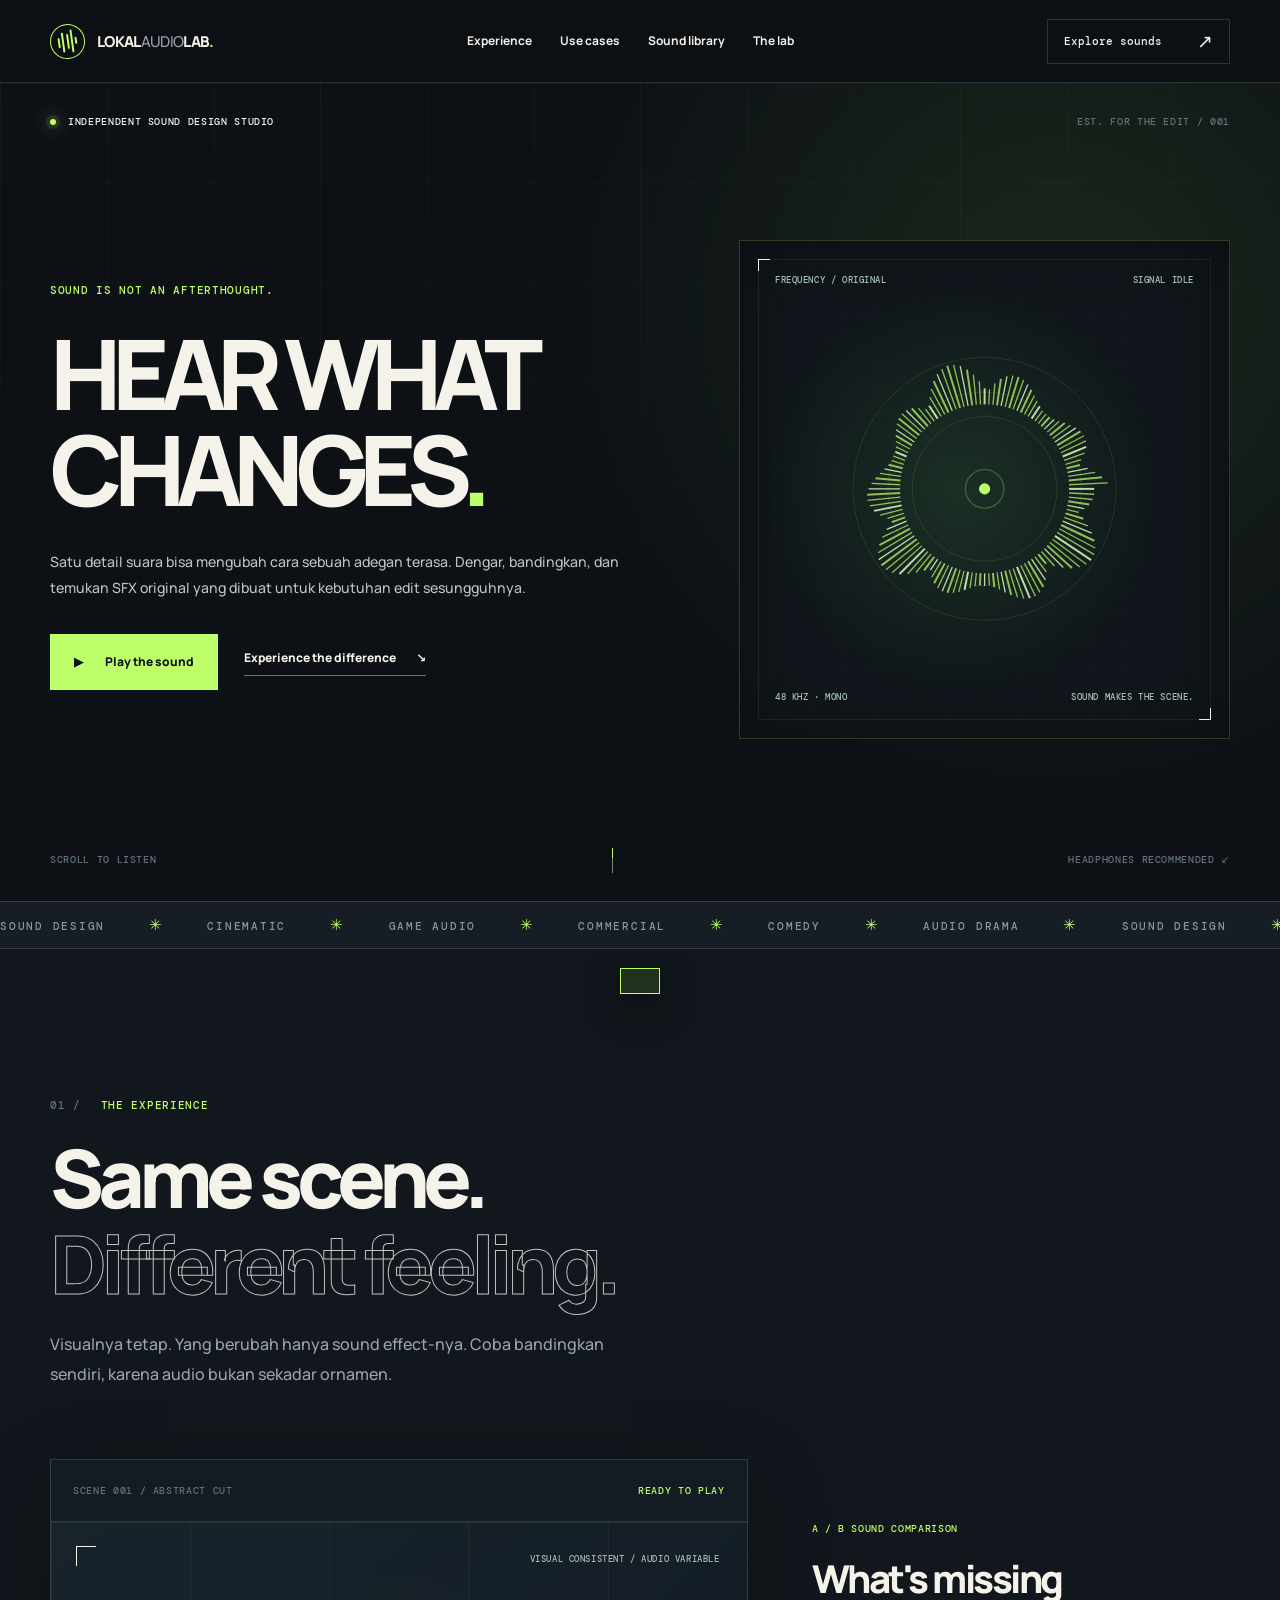
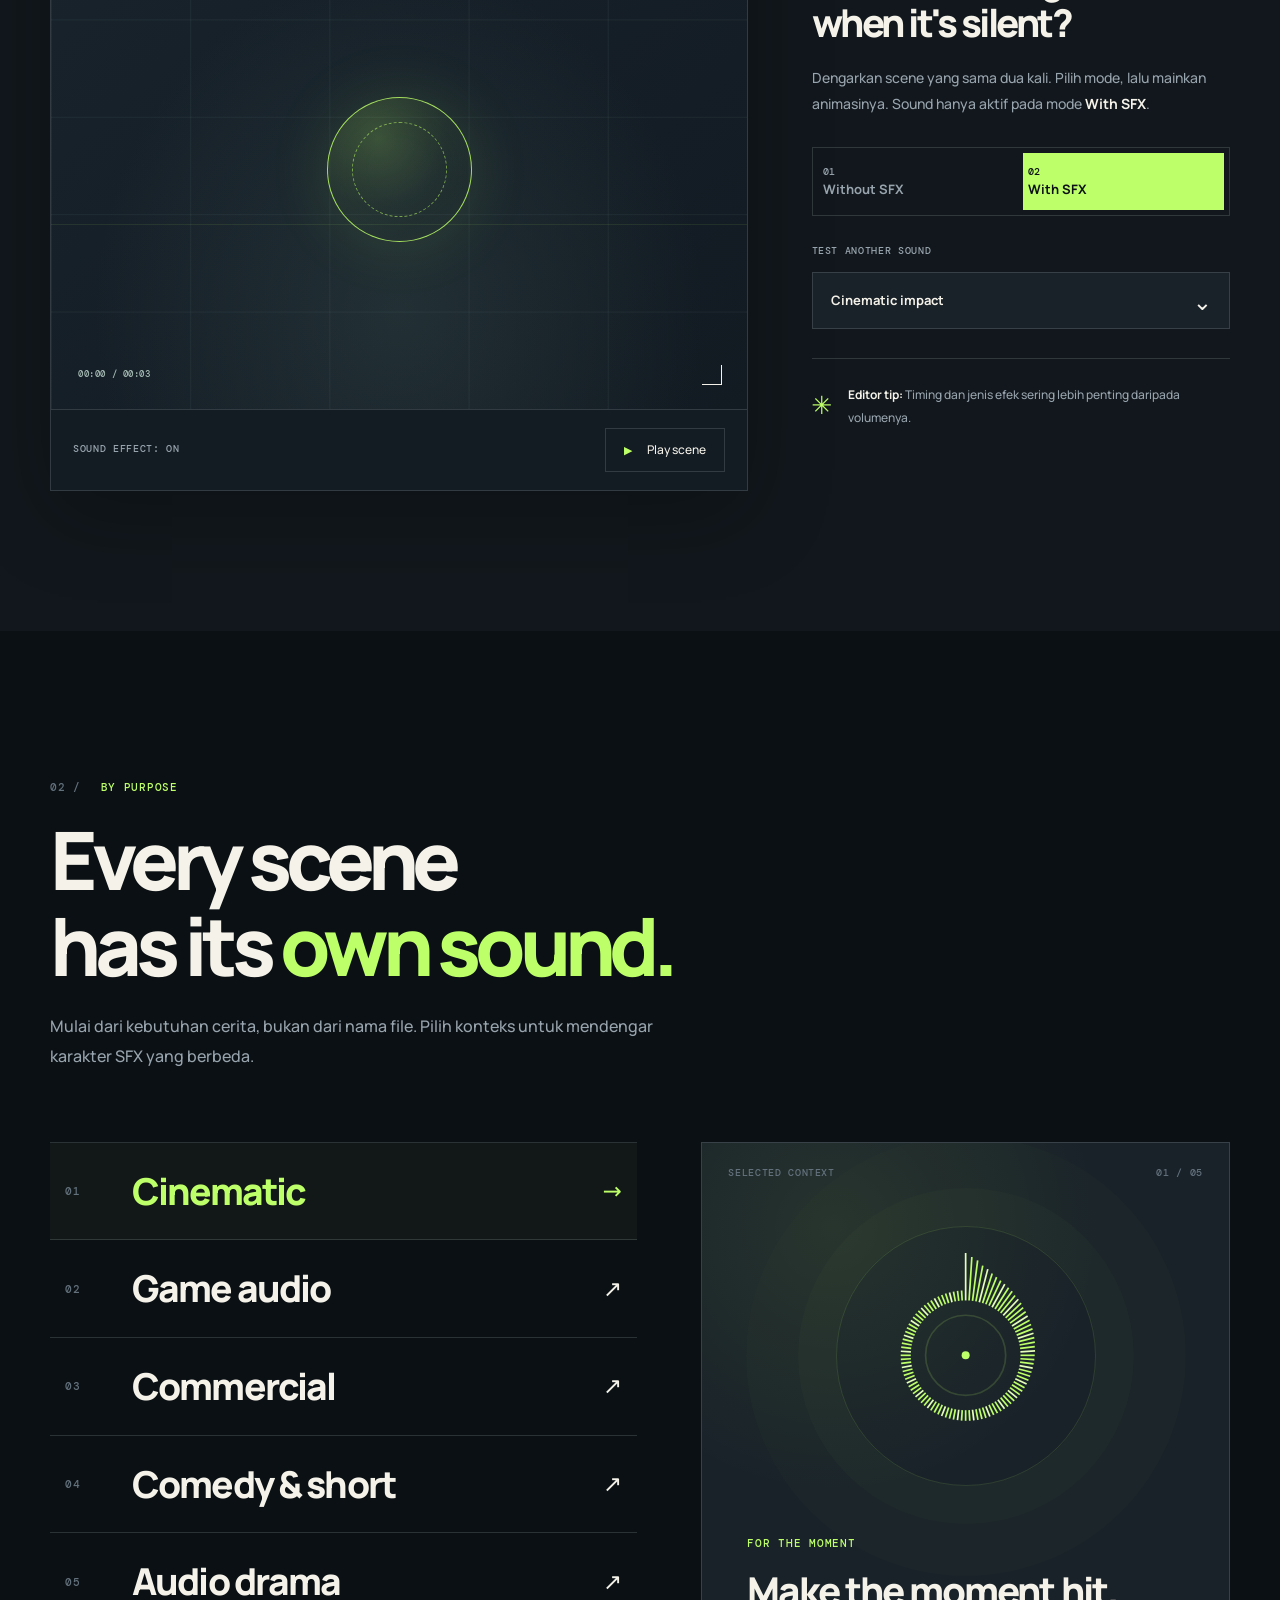
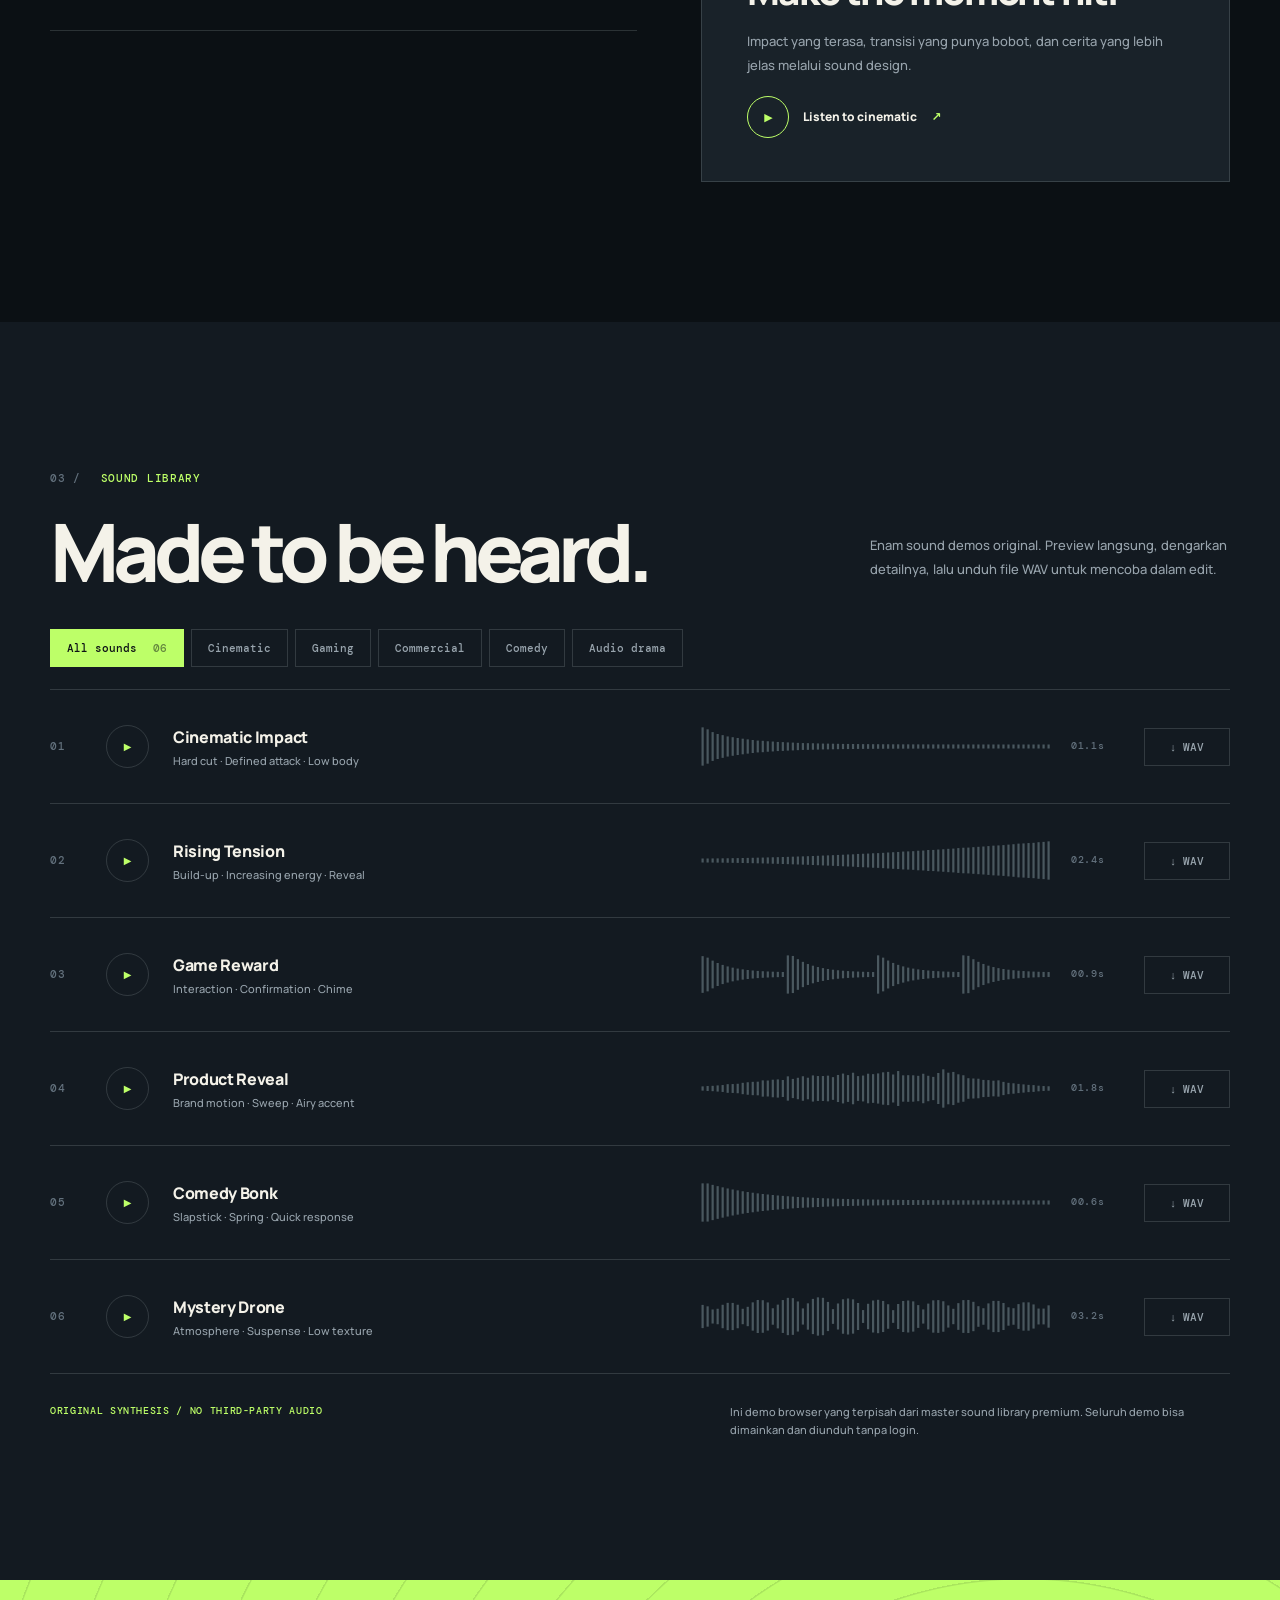
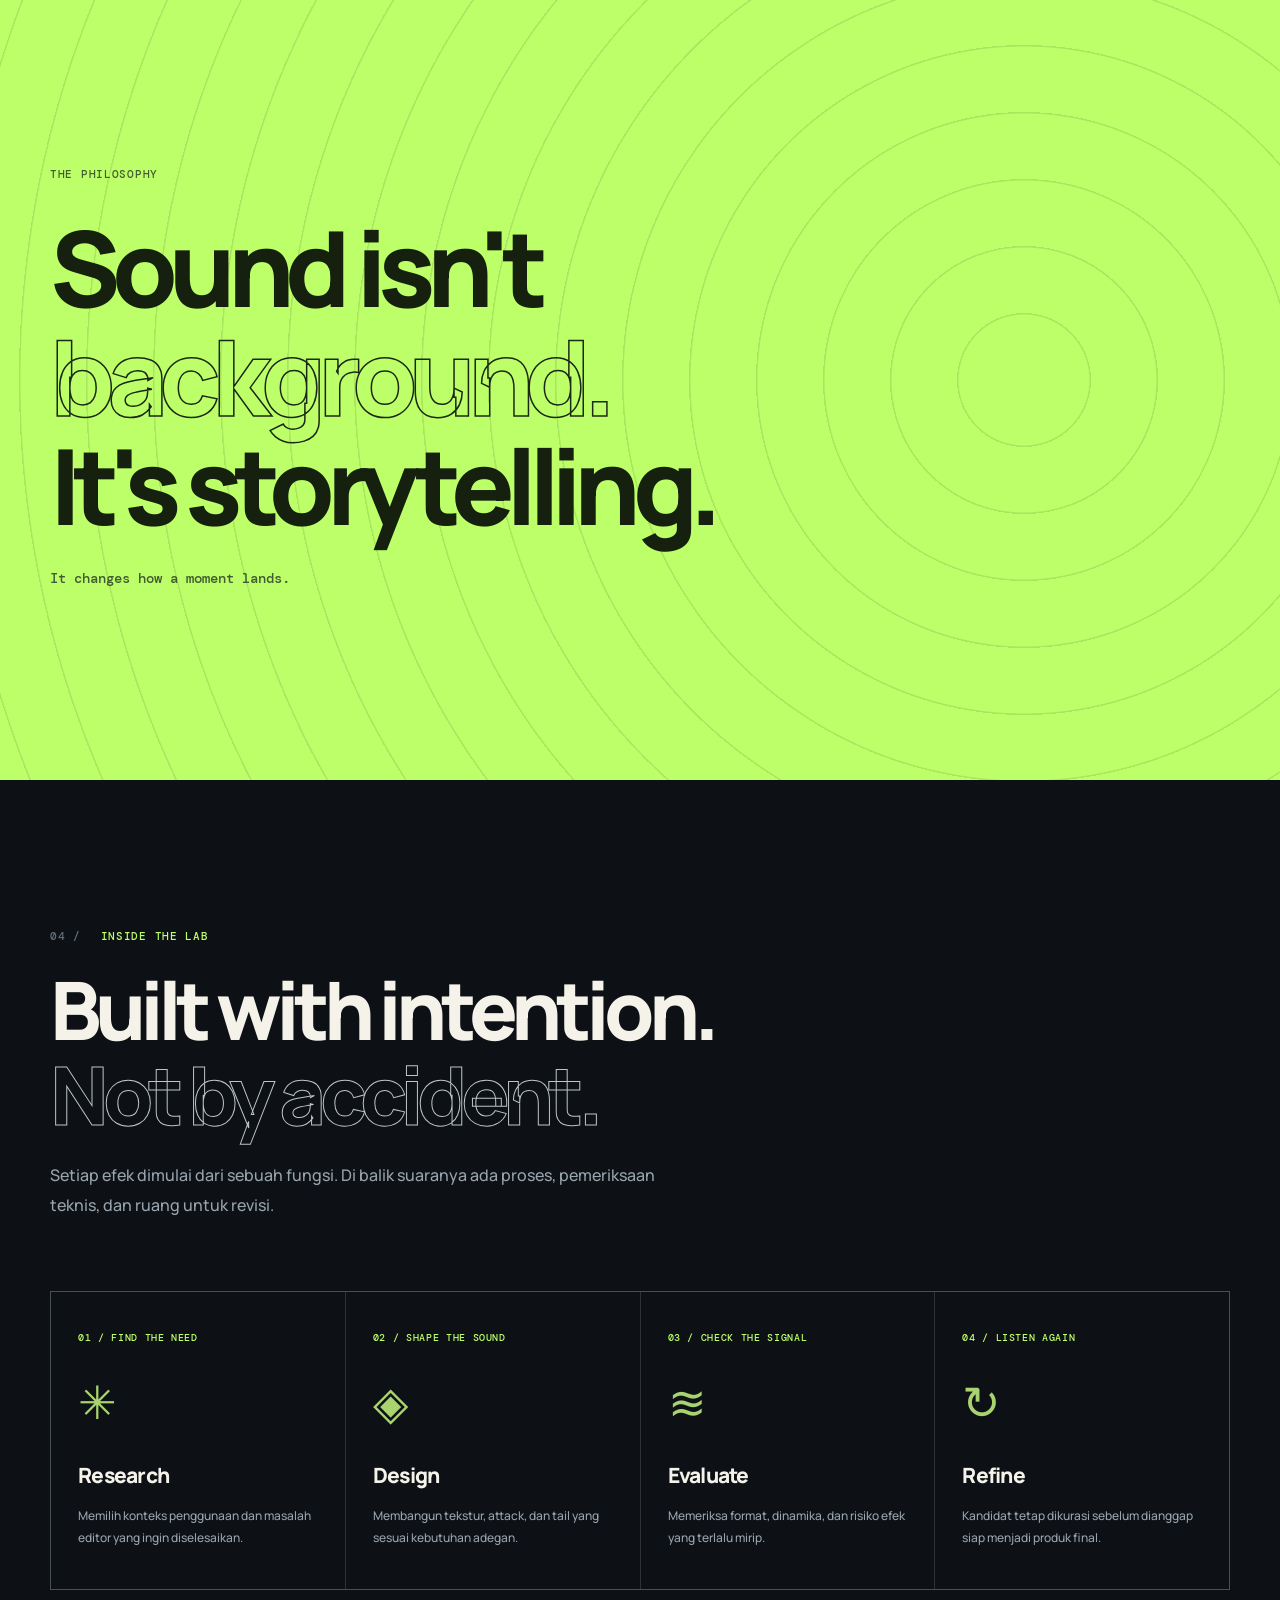
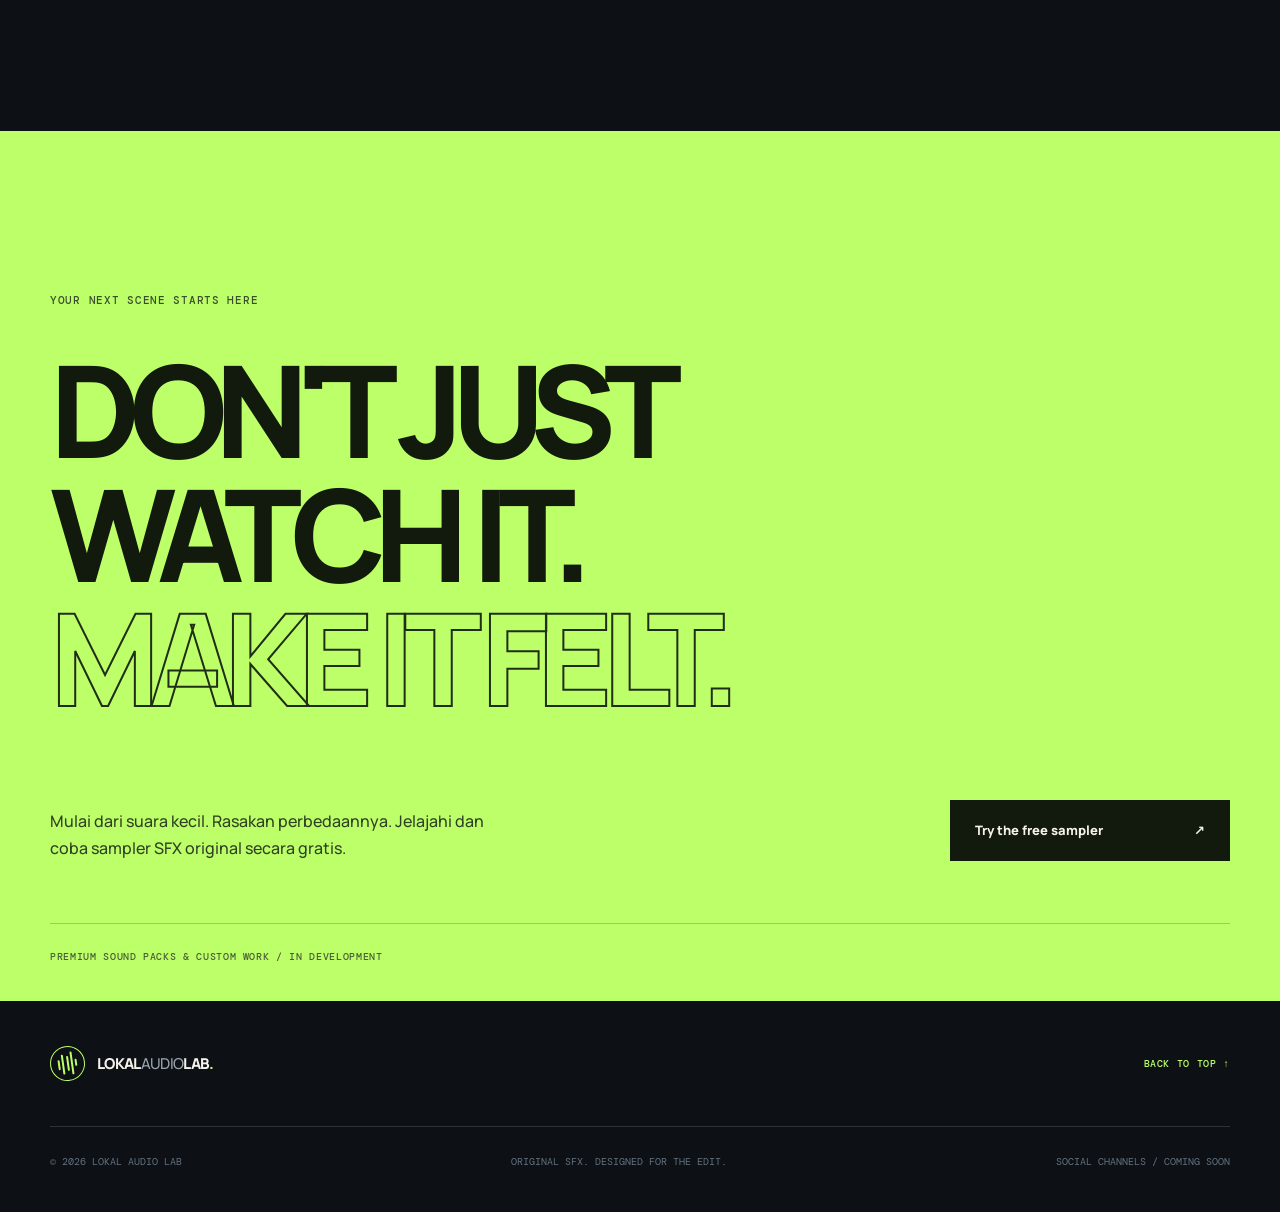
<file: index.html>
<!doctype html>
<html lang="id">
<head>
  <meta charset="utf-8">
  <meta name="viewport" content="width=device-width, initial-scale=1">
  <meta name="theme-color" content="#0d1116">
  <meta name="description" content="Lokal Audio Lab. Original sound effects designed for editors, filmmakers, game developers, and commercial storytelling. Hear the difference and download original free audio demos.">
  <meta property="og:title" content="Lokal Audio Lab — Sound makes the scene.">
  <meta property="og:description" content="An interactive sound design studio. Hear what changes.">
  <meta property="og:type" content="website">
  <meta name="color-scheme" content="dark">
  <title>Lokal Audio Lab — Sound makes the scene.</title>
  <link rel="preconnect" href="https://fonts.googleapis.com">
  <link rel="preconnect" href="https://fonts.gstatic.com" crossorigin>
  <link href="https://fonts.googleapis.com/css2?family=DM+Mono:wght@400;500&family=Manrope:wght@400;500;600;700;800&display=swap" rel="stylesheet">
  <link rel="stylesheet" href="./styles.css?v=2">
  <script src="./app.js?v=2" defer></script>
</head>
<body>
  <a class="skip-link" href="#main">Lewati navigasi</a>
  <div class="scroll-progress" id="scrollProgress" aria-hidden="true"></div>

  <header class="site-header" id="siteHeader">
    <div class="container header-inner">
      <a class="brand" href="#top" aria-label="Lokal Audio Lab — kembali ke awal">
        <span class="brand-mark" aria-hidden="true"><i></i><i></i><i></i><i></i><i></i></span>
        <span class="brand-type">LOKAL<span>AUDIO</span>LAB<span class="brand-period">.</span></span>
      </a>
      <nav class="desktop-nav" aria-label="Navigasi utama">
        <a href="#experience">Experience</a>
        <a href="#applications">Use cases</a>
        <a href="#library">Sound library</a>
        <a href="#lab">The lab</a>
      </nav>
      <a class="header-cta" href="#library"><span>Explore sounds</span><span aria-hidden="true">↗</span></a>
      <button class="menu-toggle" id="menuToggle" aria-expanded="false" aria-controls="mobileNav" aria-label="Buka navigasi">
        <span></span><span></span>
      </button>
    </div>
    <nav class="mobile-nav" id="mobileNav" aria-label="Navigasi mobile" hidden>
      <a href="#experience">Experience <span>01</span></a>
      <a href="#applications">Use cases <span>02</span></a>
      <a href="#library">Sound library <span>03</span></a>
      <a href="#lab">The lab <span>04</span></a>
      <a href="#contact">Get started <span>05</span></a>
    </nav>
  </header>

  <main id="main">
    <section class="hero section-dark" id="top" aria-labelledby="heroTitle">
      <div class="hero-grid" aria-hidden="true"></div>
      <div class="container hero-shell">
        <div class="hero-topline mono reveal">
          <span><span class="signal-dot"></span> INDEPENDENT SOUND DESIGN STUDIO</span>
          <span class="hero-index">EST. FOR THE EDIT / 001</span>
        </div>
        <div class="hero-copy">
          <div class="eyebrow reveal">SOUND IS NOT AN AFTERTHOUGHT.</div>
          <h1 id="heroTitle" class="hero-title reveal">HEAR WHAT<br><em>CHANGES<span class="accent">.</span></em></h1>
          <p class="hero-description reveal">Satu detail suara bisa mengubah cara sebuah adegan terasa. Dengar, bandingkan, dan temukan SFX original yang dibuat untuk kebutuhan edit sesungguhnya.</p>
          <div class="hero-actions reveal">
            <button class="primary-action hero-listen" id="heroPlay" data-play="impact" aria-label="Putar demo cinematic impact">
              <span class="button-play-symbol" aria-hidden="true">▶</span> <span id="heroPlayLabel">Play the sound</span>
            </button>
            <a href="#experience" class="text-action">Experience the difference <span aria-hidden="true">↘</span></a>
          </div>
        </div>
        <div class="hero-art" aria-label="Visualisasi suara yang bereaksi ketika demo diputar">
          <div class="hero-art-border"></div>
          <div class="art-meta mono"><span>FREQUENCY / ORIGINAL</span><span id="visualStatus">SIGNAL IDLE</span></div>
          <canvas id="heroCanvas" aria-hidden="true"></canvas>
          <div class="art-bottom mono"><span>48 KHZ · MONO</span><span>SOUND MAKES THE SCENE.</span></div>
          <div class="art-crosshair art-crosshair-tl"></div><div class="art-crosshair art-crosshair-br"></div>
        </div>
        <div class="hero-bottom mono reveal">
          <span>SCROLL TO LISTEN</span>
          <span class="scroll-track" aria-hidden="true"><i></i></span>
          <span>HEADPHONES RECOMMENDED ↙</span>
        </div>
      </div>
    </section>

    <div class="signal-strip" aria-label="Kategori sound effects">
      <div class="signal-strip-track" aria-hidden="true">SOUND DESIGN <b>✳</b> CINEMATIC <b>✳</b> GAME AUDIO <b>✳</b> COMMERCIAL <b>✳</b> COMEDY <b>✳</b> AUDIO DRAMA <b>✳</b> SOUND DESIGN <b>✳</b> CINEMATIC <b>✳</b> GAME AUDIO <b>✳</b> COMMERCIAL <b>✳</b> COMEDY <b>✳</b> AUDIO DRAMA <b>✳</b></div>
    </div>

    <section class="experience section-pad" id="experience" aria-labelledby="experienceTitle">
      <div class="container">
        <div class="section-intro reveal">
          <span class="eyebrow"><span class="section-number">01 /</span> THE EXPERIENCE</span>
          <h2 class="display-title" id="experienceTitle">Same scene.<br><span class="outlined-title">Different feeling.</span></h2>
          <p>Visualnya tetap. Yang berubah hanya sound effect-nya. Coba bandingkan sendiri, karena audio bukan sekadar ornamen.</p>
        </div>
        <div class="experience-layout">
          <div class="scene-panel reveal">
            <div class="scene-header mono"><span>SCENE 001 / ABSTRACT CUT</span><span class="scene-status" id="sceneStatus">READY TO PLAY</span></div>
            <div class="scene-canvas" id="sceneCanvas" data-kind="impact" data-mode="after" aria-label="Animasi abstract cut untuk uji before and after sound effect">
              <div class="scene-horizon"></div><div class="scene-grid"></div>
              <span class="scene-orb" aria-hidden="true"></span>
              <span class="scene-slash" aria-hidden="true"></span>
              <span class="scene-flash" aria-hidden="true"></span>
              <span class="scene-corner scene-corner-a" aria-hidden="true"></span>
              <span class="scene-corner scene-corner-b" aria-hidden="true"></span>
              <span class="scene-label mono">VISUAL CONSISTENT / AUDIO VARIABLE</span>
              <span class="scene-counter mono" id="sceneCounter">00:00 / 00:03</span>
            </div>
            <div class="scene-footer">
              <span class="mono" id="sceneAudioState">SOUND EFFECT: ON</span>
              <button class="scene-replay" id="sceneReplay" aria-label="Mainkan adegan"><span aria-hidden="true">▶</span> <span id="sceneReplayLabel">Play scene</span></button>
            </div>
          </div>
          <div class="experience-controls reveal">
            <div class="controls-caption mono">A / B SOUND COMPARISON</div>
            <h3>What's missing<br>when it's silent?</h3>
            <p>Dengarkan scene yang sama dua kali. Pilih mode, lalu mainkan animasinya. Sound hanya aktif pada mode <strong>With SFX</strong>.</p>
            <fieldset class="comparison-toggle" id="compareModes">
              <legend class="sr-only">Mode suara</legend>
              <button type="button" data-mode="before" aria-pressed="false">01 <span>Without SFX</span></button>
              <button type="button" data-mode="after" aria-pressed="true">02 <span>With SFX</span></button>
            </fieldset>
            <label class="select-label mono" for="sceneKind">TEST ANOTHER SOUND</label>
            <div class="select-wrap">
              <select id="sceneKind">
                <option value="impact">Cinematic impact</option>
                <option value="bonk">Comedy bonk</option>
                <option value="game">Game reward</option>
                <option value="commercial">Product reveal</option>
              </select>
              <span aria-hidden="true">⌄</span>
            </div>
            <div class="experience-tip"><span class="tip-icon" aria-hidden="true">✳</span><p><strong>Editor tip:</strong> Timing dan jenis efek sering lebih penting daripada volumenya.</p></div>
          </div>
        </div>
      </div>
    </section>

    <section class="applications section-pad" id="applications" aria-labelledby="applicationsTitle">
      <div class="container">
        <div class="section-intro reveal">
          <span class="eyebrow"><span class="section-number">02 /</span> BY PURPOSE</span>
          <h2 class="display-title" id="applicationsTitle">Every scene<br>has its <span class="lime-highlight">own sound.</span></h2>
          <p>Mulai dari kebutuhan cerita, bukan dari nama file. Pilih konteks untuk mendengar karakter SFX yang berbeda.</p>
        </div>
        <div class="application-layout">
          <div class="category-list" role="group" aria-label="Pilih kategori sound">
            <button class="category-row is-active" type="button" data-category="cinematic" aria-pressed="true"><span class="cat-id mono">01</span><span class="cat-name">Cinematic</span><span class="cat-arrow" aria-hidden="true">↗</span></button>
            <button class="category-row" type="button" data-category="gaming" aria-pressed="false"><span class="cat-id mono">02</span><span class="cat-name">Game audio</span><span class="cat-arrow" aria-hidden="true">↗</span></button>
            <button class="category-row" type="button" data-category="commercial" aria-pressed="false"><span class="cat-id mono">03</span><span class="cat-name">Commercial</span><span class="cat-arrow" aria-hidden="true">↗</span></button>
            <button class="category-row" type="button" data-category="comedy" aria-pressed="false"><span class="cat-id mono">04</span><span class="cat-name">Comedy & short</span><span class="cat-arrow" aria-hidden="true">↗</span></button>
            <button class="category-row" type="button" data-category="audio_drama" aria-pressed="false"><span class="cat-id mono">05</span><span class="cat-name">Audio drama</span><span class="cat-arrow" aria-hidden="true">↗</span></button>
          </div>
          <div class="category-stage reveal" id="categoryStage">
            <div class="category-stage-top mono"><span>SELECTED CONTEXT</span><span id="categoryIndex">01 / 05</span></div>
            <div class="category-shape" aria-hidden="true"><canvas id="categoryCanvas"></canvas><span class="shape-ring"></span></div>
            <div class="category-stage-content">
              <span class="eyebrow" id="categoryEyebrow">FOR THE MOMENT</span>
              <h3 id="categoryHeading">Make the moment hit.</h3>
              <p id="categoryDescription">Impact yang terasa, transisi yang punya bobot, dan cerita yang lebih jelas melalui sound design.</p>
              <button class="icon-label-action" id="categoryPlay" data-play="impact"><span class="circle-play" aria-hidden="true">▶</span><span id="categoryPlayLabel">Listen to cinematic</span><span aria-hidden="true">↗</span></button>
            </div>
          </div>
        </div>
      </div>
    </section>

    <section class="library section-pad" id="library" aria-labelledby="libraryTitle">
      <div class="container">
        <div class="library-title-row reveal">
          <div><span class="eyebrow"><span class="section-number">03 /</span> SOUND LIBRARY</span><h2 class="display-title" id="libraryTitle">Made to be heard.</h2></div>
          <p>Enam sound demos original. Preview langsung, dengarkan detailnya, lalu unduh file WAV untuk mencoba dalam edit.</p>
        </div>
        <div class="library-filters reveal" role="group" aria-label="Filter sound effects">
          <button class="filter-btn is-active" data-filter="all" aria-pressed="true">All sounds <span>06</span></button>
          <button class="filter-btn" data-filter="cinematic" aria-pressed="false">Cinematic</button>
          <button class="filter-btn" data-filter="gaming" aria-pressed="false">Gaming</button>
          <button class="filter-btn" data-filter="commercial" aria-pressed="false">Commercial</button>
          <button class="filter-btn" data-filter="comedy" aria-pressed="false">Comedy</button>
          <button class="filter-btn" data-filter="audio_drama" aria-pressed="false">Audio drama</button>
        </div>
        <div class="sound-list" id="soundList">
          <article class="sound-row reveal" data-sound="impact" data-category="cinematic"><span class="sound-index mono">01</span><button class="sound-play" data-play="impact" aria-label="Putar cinematic impact">▶</button><div class="sound-details"><h3>Cinematic Impact</h3><p>Hard cut · Defined attack · Low body</p></div><canvas class="sound-wave" data-wave="impact" aria-hidden="true"></canvas><span class="sound-duration mono">01:10</span><button class="sound-download" data-download="impact" aria-label="Unduh WAV cinematic impact">↓ <span>WAV</span></button></article>
          <article class="sound-row reveal" data-sound="riser" data-category="cinematic"><span class="sound-index mono">02</span><button class="sound-play" data-play="riser" aria-label="Putar rising tension">▶</button><div class="sound-details"><h3>Rising Tension</h3><p>Build-up · Increasing energy · Reveal</p></div><canvas class="sound-wave" data-wave="riser" aria-hidden="true"></canvas><span class="sound-duration mono">02:40</span><button class="sound-download" data-download="riser" aria-label="Unduh WAV rising tension">↓ <span>WAV</span></button></article>
          <article class="sound-row reveal" data-sound="game" data-category="gaming"><span class="sound-index mono">03</span><button class="sound-play" data-play="game" aria-label="Putar game reward">▶</button><div class="sound-details"><h3>Game Reward</h3><p>Interaction · Confirmation · Chime</p></div><canvas class="sound-wave" data-wave="game" aria-hidden="true"></canvas><span class="sound-duration mono">00:95</span><button class="sound-download" data-download="game" aria-label="Unduh WAV game reward">↓ <span>WAV</span></button></article>
          <article class="sound-row reveal" data-sound="commercial" data-category="commercial"><span class="sound-index mono">04</span><button class="sound-play" data-play="commercial" aria-label="Putar product reveal">▶</button><div class="sound-details"><h3>Product Reveal</h3><p>Brand motion · Sweep · Airy accent</p></div><canvas class="sound-wave" data-wave="commercial" aria-hidden="true"></canvas><span class="sound-duration mono">01:80</span><button class="sound-download" data-download="commercial" aria-label="Unduh WAV product reveal">↓ <span>WAV</span></button></article>
          <article class="sound-row reveal" data-sound="bonk" data-category="comedy"><span class="sound-index mono">05</span><button class="sound-play" data-play="bonk" aria-label="Putar comedy bonk">▶</button><div class="sound-details"><h3>Comedy Bonk</h3><p>Slapstick · Spring · Quick response</p></div><canvas class="sound-wave" data-wave="bonk" aria-hidden="true"></canvas><span class="sound-duration mono">00:60</span><button class="sound-download" data-download="bonk" aria-label="Unduh WAV comedy bonk">↓ <span>WAV</span></button></article>
          <article class="sound-row reveal" data-sound="drone" data-category="audio_drama"><span class="sound-index mono">06</span><button class="sound-play" data-play="drone" aria-label="Putar mystery drone">▶</button><div class="sound-details"><h3>Mystery Drone</h3><p>Atmosphere · Suspense · Low texture</p></div><canvas class="sound-wave" data-wave="drone" aria-hidden="true"></canvas><span class="sound-duration mono">03:20</span><button class="sound-download" data-download="drone" aria-label="Unduh WAV mystery drone">↓ <span>WAV</span></button></article>
        </div>
        <div class="library-footer reveal">
          <span class="mono">ORIGINAL SYNTHESIS / NO THIRD-PARTY AUDIO</span>
          <p>Ini demo browser yang terpisah dari master sound library premium. Seluruh demo bisa dimainkan dan diunduh tanpa login.</p>
        </div>
      </div>
    </section>

    <section class="manifesto" aria-labelledby="manifestoTitle">
      <div class="manifesto-lines" aria-hidden="true"></div>
      <div class="container manifesto-inner reveal">
        <span class="eyebrow">THE PHILOSOPHY</span>
        <h2 id="manifestoTitle">Sound isn't<br><span>background.</span><br>It's <em>storytelling.</em></h2>
        <p>It changes how a moment lands.</p>
      </div>
    </section>

    <section class="lab section-pad" id="lab" aria-labelledby="labTitle">
      <div class="container">
        <div class="section-intro reveal">
          <span class="eyebrow"><span class="section-number">04 /</span> INSIDE THE LAB</span>
          <h2 class="display-title" id="labTitle">Built with intention.<br><span class="outlined-title">Not by accident.</span></h2>
          <p>Setiap efek dimulai dari sebuah fungsi. Di balik suaranya ada proses, pemeriksaan teknis, dan ruang untuk revisi.</p>
        </div>
        <ol class="process-grid">
          <li class="process-card reveal"><span class="process-index mono">01 / FIND THE NEED</span><span class="process-icon" aria-hidden="true">✳</span><h3>Research</h3><p>Memilih konteks penggunaan dan masalah editor yang ingin diselesaikan.</p></li>
          <li class="process-card reveal"><span class="process-index mono">02 / SHAPE THE SOUND</span><span class="process-icon" aria-hidden="true">◈</span><h3>Design</h3><p>Membangun tekstur, attack, dan tail yang sesuai kebutuhan adegan.</p></li>
          <li class="process-card reveal"><span class="process-index mono">03 / CHECK THE SIGNAL</span><span class="process-icon" aria-hidden="true">≋</span><h3>Evaluate</h3><p>Memeriksa format, dinamika, dan risiko efek yang terlalu mirip.</p></li>
          <li class="process-card reveal"><span class="process-index mono">04 / LISTEN AGAIN</span><span class="process-icon" aria-hidden="true">↻</span><h3>Refine</h3><p>Kandidat tetap dikurasi sebelum dianggap siap menjadi produk final.</p></li>
        </ol>
      </div>
    </section>

    <section class="contact" id="contact" aria-labelledby="contactTitle">
      <div class="container contact-inner">
        <span class="eyebrow reveal">YOUR NEXT SCENE STARTS HERE</span>
        <h2 class="reveal" id="contactTitle">DON'T JUST<br>WATCH IT.<br><em>MAKE IT FELT.</em></h2>
        <div class="contact-bottom reveal"><p>Mulai dari suara kecil. Rasakan perbedaannya. Jelajahi dan coba sampler SFX original secara gratis.</p><a class="contact-button" href="#library">Try the free sampler <span aria-hidden="true">↗</span></a></div>
        <span class="contact-bottom-text mono">PREMIUM SOUND PACKS & CUSTOM WORK / IN DEVELOPMENT</span>
      </div>
    </section>
  </main>

  <footer class="site-footer">
    <div class="container footer-top"><a class="brand" href="#top"><span class="brand-mark" aria-hidden="true"><i></i><i></i><i></i><i></i><i></i></span><span class="brand-type">LOKAL<span>AUDIO</span>LAB<span class="brand-period">.</span></span></a><a class="back-top mono" href="#top">BACK TO TOP ↑</a></div>
    <div class="container footer-bottom"><span>© <span id="year">2026</span> LOKAL AUDIO LAB</span><span>ORIGINAL SFX. DESIGNED FOR THE EDIT.</span><span>SOCIAL CHANNELS / COMING SOON</span></div>
  </footer>
  <div class="toast mono" id="toast" role="status" aria-live="polite"></div>
</body>
</html>
</file>
<file: styles.css>
:root{--bg:#0d1116;--surface:#151b22;--surface-2:#1c232b;--ink:#f4f2e9;--muted:#98a4ad;--dim:#63717d;--lime:#bdff68;--lime-dark:#a0df45;--hair:rgba(228,238,239,.15);--mono:"DM Mono",ui-monospace,SFMono-Regular,Consolas,monospace;--body:"Manrope",system-ui,-apple-system,"Segoe UI",sans-serif}
*,*::before,*::after{box-sizing:border-box}
html{scroll-behavior:smooth;scroll-padding-top:84px}
body{margin:0;background:var(--bg);color:var(--ink);font:500 16px/1.65 var(--body);-webkit-font-smoothing:antialiased;overflow-x:hidden}
a{text-decoration:none;color:inherit}button,select{font:inherit}button{cursor:pointer}button:disabled{cursor:not-allowed}
a:focus-visible,button:focus-visible,select:focus-visible{outline:2px solid var(--lime);outline-offset:5px}
::selection{background:var(--lime);color:var(--bg)}
button{color:inherit}canvas{display:block}h1,h2,h3,p{margin-top:0}h1,h2,h3{font-weight:800}p{color:var(--muted)}.mono,.eyebrow{font-family:var(--mono);letter-spacing:.065em}.eyebrow{font-size:11px;line-height:1.6;color:var(--lime);text-transform:uppercase}.section-number{color:var(--dim);margin-right:12px}.container{width:min(1380px,calc(100% - 100px));margin-inline:auto}.sr-only{position:absolute;width:1px;height:1px;margin:-1px;padding:0;border:0;overflow:hidden;clip:rect(0,0,0,0);white-space:nowrap}
.skip-link{position:fixed;z-index:10000;top:-80px;left:24px;background:var(--lime);color:#111813;padding:12px 20px}.skip-link:focus{top:12px}
.scroll-progress{position:fixed;top:0;left:0;height:2px;width:0;background:var(--lime);z-index:1000;transition:width .08s linear}
.site-header{position:sticky;top:0;z-index:80;background:rgba(13,17,22,.88);-webkit-backdrop-filter:blur(20px);backdrop-filter:blur(20px);border-bottom:1px solid var(--hair)}
.header-inner{height:82px;display:flex;align-items:center;justify-content:space-between;gap:30px}
.brand{display:inline-flex;align-items:center;gap:12px;flex:none;line-height:1}
.brand-type{font-size:15px;font-weight:800;letter-spacing:-.045em;white-space:nowrap}
.brand-type>span:first-child{font-weight:500;color:var(--muted)}.brand-period{color:var(--lime)}
.brand-mark{width:35px;height:35px;border:1.5px solid var(--lime);border-radius:50%;display:flex;align-items:center;justify-content:center;gap:2.4px;flex:none;transform:rotate(-8deg)}
.brand-mark i{width:2px;height:10px;border-radius:4px;background:var(--lime)}.brand-mark i:nth-child(2){height:20px}.brand-mark i:nth-child(3){height:15px}.brand-mark i:nth-child(4){height:23px}.brand-mark i:nth-child(5){height:7px}
.desktop-nav{display:flex;align-items:center;gap:clamp(16px,2.2vw,38px);font-size:12px;font-weight:700}
.desktop-nav a{padding:15px 0;position:relative;white-space:nowrap}.desktop-nav a:hover{color:var(--lime)}.desktop-nav a::after{position:absolute;content:"";left:0;right:100%;bottom:12px;height:1px;background:var(--lime);transition:right .25s}.desktop-nav a:hover::after{right:0}
.header-cta{font:500 11px var(--mono);display:inline-flex;align-items:center;gap:35px;border:1px solid var(--hair);padding:12px 16px;white-space:nowrap;transition:background .2s,color .2s}
.header-cta:hover{background:var(--lime);color:var(--bg)}.header-cta span:last-child{font-size:19px;line-height:1}
.menu-toggle{display:none;position:relative;background:none;border:1px solid var(--hair);width:44px;height:44px;align-items:center;justify-content:center;flex-direction:column;gap:6px}.menu-toggle span{width:19px;height:1.5px;background:var(--ink);transition:transform .2s}.menu-toggle[aria-expanded=true] span:first-child{transform:translateY(3.75px) rotate(45deg)}.menu-toggle[aria-expanded=true] span:last-child{transform:translateY(-3.75px) rotate(-45deg)}.mobile-nav{background:var(--bg);border-top:1px solid var(--hair);padding:20px 6vw 26px}.mobile-nav[hidden]{display:none}.mobile-nav a{font-size:20px;display:flex;align-items:center;justify-content:space-between;padding:11px 0;border-bottom:1px solid var(--hair)}.mobile-nav a span{font:12px var(--mono);color:var(--lime)}
.hero{position:relative;min-height:min(900px,calc(100svh - 82px));overflow:hidden;isolation:isolate}
.hero-grid{position:absolute;inset:0;background-image:linear-gradient(to right,rgba(189,255,104,.055) 1px,transparent 1px),linear-gradient(to bottom,rgba(189,255,104,.04) 1px,transparent 1px);background-size:calc(100% / 12) 100%,100% 100px;mask-image:linear-gradient(to bottom,rgba(0,0,0,.7),transparent 92%);z-index:-2}
.hero::before{content:"";position:absolute;pointer-events:none;top:-35%;right:-25%;width:85vw;height:80vw;max-width:1200px;max-height:1200px;background:radial-gradient(circle,rgba(140,229,64,.11),transparent 65%);z-index:-1}
.hero-shell{display:grid;grid-template-columns:minmax(0,1.12fr) minmax(380px,.88fr);grid-template-rows:auto 1fr auto;column-gap:clamp(30px,5vw,90px);padding-top:31px;padding-bottom:28px;min-height:inherit}
.hero-topline{grid-column:1/-1;display:flex;justify-content:space-between;align-items:center;color:var(--dim);font-size:10px}.hero-topline span:first-child{color:var(--ink);display:inline-flex;align-items:center;gap:12px}.signal-dot{display:inline-block;width:6px;height:6px;border-radius:50%;background:var(--lime);box-shadow:0 0 0 4px rgba(189,255,104,.1),0 0 18px var(--lime)}
.hero-copy{align-self:center;padding:78px 0 84px;position:relative;z-index:3}
.hero-copy .eyebrow{margin-bottom:25px}.hero-title{font-size:clamp(62px,7.6vw,138px);line-height:.99;letter-spacing:-.091em;margin:0 0 31px;font-weight:800;white-space:nowrap}.hero-title em{font-style:normal;color:var(--ink)}.hero-title .accent{color:var(--lime)}
.hero-description{max-width:570px;font-size:clamp(14px,1.1vw,16px);font-weight:500;line-height:1.9;color:#bac3c8}
.hero-actions{margin-top:32px;display:flex;align-items:center;gap:26px;flex-wrap:wrap}
.primary-action{display:inline-flex;align-items:center;justify-content:center;gap:21px;background:var(--lime);color:var(--bg);border:1px solid var(--lime);padding:16px 23px;min-height:56px;font-size:12px;font-weight:800;transition:transform .22s,background .22s,box-shadow .22s}.primary-action:hover{transform:translateY(-2px);background:#d1ff9e;box-shadow:0 14px 45px rgba(189,255,104,.16)}
.button-play-symbol{font-size:13px}.text-action{font-size:12px;font-weight:800;border-bottom:1px solid var(--dim);padding-bottom:8px;display:inline-flex;align-items:center;gap:20px}.text-action:hover{border-color:var(--lime);color:var(--lime)}
.hero-art{position:relative;align-self:center;height:clamp(370px,39vw,560px);border:1px solid rgba(189,255,104,.17);background:radial-gradient(circle at 45% 50%,#1b3025 0,transparent 55%),#10161b;overflow:hidden;box-shadow:inset 0 0 70px #0006}
.hero-art::before{content:"";position:absolute;inset:0;background:repeating-linear-gradient(transparent 0 24px,rgba(189,255,104,.045) 25px),repeating-linear-gradient(90deg,transparent 0 34px,rgba(189,255,104,.035) 35px);opacity:.65}
.hero-art-border{position:absolute;inset:18px;border:1px solid rgba(228,238,239,.07);pointer-events:none}
.art-meta,.art-bottom{position:absolute;left:35px;right:35px;display:flex;justify-content:space-between;align-items:center;z-index:2;font-size:9px;color:#a7c0b2}.art-meta{top:32px}.art-bottom{bottom:33px}
#heroCanvas{position:absolute;inset:10%;width:80%;height:80%;z-index:1}
.art-crosshair{position:absolute;width:12px;height:12px;border-color:var(--lime);z-index:2}.art-crosshair-tl{top:18px;left:18px;border-left:1px solid;border-top:1px solid}.art-crosshair-br{right:18px;bottom:18px;border-right:1px solid;border-bottom:1px solid}
.hero-bottom{grid-column:1/-1;color:var(--dim);font-size:10px;display:flex;align-items:center;gap:20px;justify-content:space-between}.scroll-track{height:25px;width:1px;background:#778274;position:relative;display:inline-block;overflow:hidden}.scroll-track i{position:absolute;top:0;left:0;background:var(--lime);width:1px;height:10px;animation:scrollPulse 1.7s ease-in-out infinite}
.signal-strip{border-top:1px solid var(--hair);border-bottom:1px solid var(--hair);background:#161d24;overflow:hidden;white-space:nowrap;padding:13px 0;font:500 11px var(--mono);letter-spacing:.16em;color:#89949e}.signal-strip-track{width:max-content;animation:marquee 36s linear infinite}.signal-strip b{padding:0 35px;font-size:15px;color:var(--lime);font-weight:400}
.section-pad{padding:clamp(90px,11vw,158px) 0;overflow:hidden}.section-intro{max-width:900px;margin-bottom:70px}.display-title{font-size:clamp(48px,6.3vw,104px);line-height:1.06;letter-spacing:-.075em;margin:19px 0 24px}.section-intro p{max-width:610px;font-size:16px;line-height:1.85}.outlined-title{-webkit-text-stroke:1px #bfc5c5;color:transparent}.lime-highlight{color:var(--lime)}
.experience{background:#11171c}
.experience-layout{display:grid;grid-template-columns:minmax(0,1.25fr) minmax(290px,.75fr);gap:clamp(32px,5vw,86px);align-items:center}
.scene-panel{border:1px solid var(--hair);background:#131b23;box-shadow:0 25px 80px rgba(0,0,0,.22)}
.scene-header,.scene-footer{display:flex;align-items:center;justify-content:space-between;padding:18px 22px;min-height:62px}
.scene-header{border-bottom:1px solid var(--hair);font-size:10px;color:var(--dim)}.scene-status{color:var(--lime)}
.scene-canvas{height:clamp(360px,38vw,525px);overflow:hidden;position:relative;background:radial-gradient(ellipse at 50% 80%,rgba(81,110,103,.23),transparent 62%),linear-gradient(140deg,#18232c,#121a22);isolation:isolate}
.scene-grid{position:absolute;inset:0;background:linear-gradient(to right,rgba(169,209,197,.07) 1px,transparent 1px),linear-gradient(to bottom,rgba(169,209,197,.07) 1px,transparent 1px);background-size:20% 20%}.scene-horizon{position:absolute;top:62%;left:-10%;width:120%;height:1px;background:rgba(189,255,104,.18);transform:perspective(200px) rotateX(45deg)}
.scene-orb{position:absolute;z-index:3;width:145px;height:145px;top:36%;left:calc(50% - 72px);border:1px solid rgba(189,255,104,.85);border-radius:50%;background:radial-gradient(circle at 35% 28%,rgba(189,255,104,.2),rgba(189,255,104,.04) 50%,transparent 75%);box-shadow:0 0 65px rgba(189,255,104,.12),inset 0 0 50px rgba(189,255,104,.05)}
.scene-orb::after{content:"";position:absolute;inset:24px;border:1px dashed rgba(189,255,104,.55);border-radius:50%}.scene-slash{position:absolute;z-index:4;left:22%;right:22%;top:55%;height:2px;background:var(--lime);transform:scaleX(0);box-shadow:0 0 25px var(--lime)}
.scene-flash{position:absolute;inset:0;z-index:5;background:rgba(189,255,104,.24);opacity:0;pointer-events:none}
.scene-corner{position:absolute;z-index:3;width:20px;height:20px;border-color:rgba(189,255,104,.45)}.scene-corner-a{left:25px;top:24px;border-left:1px solid;border-top:1px solid}.scene-corner-b{right:25px;bottom:24px;border-right:1px solid;border-bottom:1px solid}
.scene-label,.scene-counter{position:absolute;font-size:9px;z-index:6;color:#a4b9b2}.scene-label{top:30px;right:27px}.scene-counter{left:27px;bottom:27px}
.scene-canvas[data-kind=bonk]{background:radial-gradient(circle at 50% 60%,rgba(189,255,104,.1),transparent 65%),#1b2028}.scene-canvas[data-kind=game]{background:radial-gradient(circle at 50% 60%,rgba(111,196,188,.11),transparent 65%),#131e28}.scene-canvas[data-kind=commercial]{background:radial-gradient(circle at 50% 60%,rgba(192,208,154,.14),transparent 65%),#161d23}
.scene-canvas.is-playing .scene-orb{animation:sceneOrb 3.25s cubic-bezier(.22,.8,.22,1) both}.scene-canvas.is-playing .scene-slash{animation:sceneSlash 3.25s ease both}.scene-canvas.is-playing .scene-flash{animation:sceneFlash 3.25s ease both}
.scene-footer{border-top:1px solid var(--hair);font-size:10px;color:var(--muted)}.scene-replay{border:1px solid var(--hair);background:transparent;padding:11px 18px;font-size:12px;color:var(--ink);display:inline-flex;gap:14px;align-items:center}.scene-replay:hover{border-color:var(--lime);color:var(--lime)}.scene-replay span:first-child{font-size:11px;color:var(--lime)}
.experience-controls{padding:20px 0}.controls-caption{font-size:10px;color:var(--lime)}.experience-controls h3{font-size:clamp(27px,3vw,46px);letter-spacing:-.065em;line-height:1.16;margin:19px 0}.experience-controls>p{font-size:14px;line-height:1.85;max-width:460px}.experience-controls>p strong{color:var(--ink)}
.comparison-toggle{border:1px solid var(--hair);padding:5px;margin:31px 0 27px;display:flex;gap:4px;min-width:0}
.comparison-toggle button{width:50%;background:transparent;border:0;color:var(--muted);padding:12px 5px;display:flex;flex-direction:column;gap:2px;font:500 10px var(--mono);transition:background .2s,color .2s}.comparison-toggle button span{font:700 13px var(--body)}.comparison-toggle button[aria-pressed=true]{background:var(--lime);color:var(--bg)}
.select-label{font-size:10px;color:var(--muted);display:block;margin-bottom:12px}.select-wrap{position:relative}.select-wrap select{width:100%;appearance:none;border:1px solid var(--hair);background:#192129;color:var(--ink);padding:17px 18px;font-size:13px;font-weight:700;border-radius:0}.select-wrap span{position:absolute;right:18px;top:11px;font-size:23px;pointer-events:none}
.experience-tip{margin-top:29px;display:flex;align-items:flex-start;gap:16px;border-top:1px solid var(--hair);padding-top:25px}.tip-icon{color:var(--lime);font-size:25px}.experience-tip p{font-size:12px;line-height:1.85;margin:0}.experience-tip strong{color:var(--ink)}
.applications{background:#0b1014}.application-layout{display:grid;grid-template-columns:1fr .9fr;gap:5vw;align-items:start}.category-list{border-top:1px solid var(--hair)}.category-row{width:100%;display:grid;grid-template-columns:55px minmax(0,1fr) 40px;align-items:center;text-align:left;gap:12px;padding:27px 15px;background:transparent;border:0;border-bottom:1px solid var(--hair);transition:color .25s,background .25s}.category-row:hover,.category-row.is-active{background:rgba(189,255,104,.035);color:var(--lime)}.cat-id{color:var(--dim);font-size:11px}.cat-name{font-size:clamp(23px,2.9vw,43px);font-weight:800;letter-spacing:-.05em;line-height:1.15}.cat-arrow{justify-self:end;font-size:23px;transform:rotate(0);transition:transform .2s}.category-row:hover .cat-arrow,.category-row.is-active .cat-arrow{transform:rotate(45deg);color:var(--lime)}
.category-stage{position:sticky;top:105px;background:#192229;border:1px solid var(--hair);min-height:640px;display:flex;flex-direction:column;overflow:hidden}.category-stage::before{content:"";position:absolute;left:-30%;top:-32%;width:110%;aspect-ratio:1;background:radial-gradient(circle,rgba(189,255,104,.08),transparent 65%)}
.category-stage-top{display:flex;justify-content:space-between;padding:22px 26px;font-size:10px;color:var(--dim);position:relative;z-index:1}.category-shape{height:300px;flex:1;position:relative;display:grid;place-items:center;min-height:290px}.category-shape canvas{width:80%;height:75%;position:absolute;z-index:2}.shape-ring{width:260px;height:260px;border:1px solid rgba(189,255,104,.13);border-radius:50%;position:absolute;box-shadow:0 0 0 38px rgba(189,255,104,.018),0 0 0 90px rgba(189,255,104,.01)}
.category-stage-content{position:relative;z-index:2;padding:20px 45px 43px}.category-stage-content h3{font-size:clamp(26px,3vw,43px);line-height:1.15;letter-spacing:-.05em;margin:15px 0}.category-stage-content p{max-width:420px;font-size:13px;line-height:1.85}.icon-label-action{margin-top:19px;display:flex;align-items:center;gap:14px;background:none;border:0;padding:0;color:var(--ink);font-size:12px;font-weight:800}.icon-label-action>span:last-child{color:var(--lime)}.circle-play{display:grid;place-items:center;border:1px solid var(--lime);color:var(--lime);border-radius:50%;width:42px;height:42px;font-size:11px}.icon-label-action:hover .circle-play{background:var(--lime);color:var(--bg)}
.library{background:#131a21}.library-title-row{display:flex;justify-content:space-between;align-items:end;gap:40px;margin-bottom:35px}.library-title-row .display-title{margin-bottom:0}.library-title-row>p{max-width:360px;font-size:13px;line-height:1.85}
.library-filters{display:flex;gap:7px;overflow-x:auto;scrollbar-width:thin;scrollbar-color:var(--hair) transparent;padding-bottom:22px}.filter-btn{white-space:nowrap;border:1px solid var(--hair);background:transparent;color:var(--muted);font:500 11px var(--mono);padding:11px 16px}.filter-btn span{opacity:.5;margin-left:9px}.filter-btn.is-active,.filter-btn:hover{border-color:var(--lime);color:var(--bg);background:var(--lime)}
.sound-list{border-top:1px solid var(--hair)}.sound-row{display:grid;grid-template-columns:36px 47px minmax(130px,1.3fr) minmax(70px,.9fr) 53px 86px;gap:20px;align-items:center;min-height:114px;border-bottom:1px solid var(--hair);transition:background .2s,padding .2s}.sound-row:hover{background:rgba(189,255,104,.03);padding-left:10px}.sound-row[hidden]{display:none}.sound-index{font-size:11px;color:var(--dim)}.sound-play{border:1px solid var(--hair);width:43px;height:43px;display:grid;place-items:center;background:none;color:var(--lime);border-radius:50%;font-size:10px}.sound-play:hover,.sound-row.is-playing .sound-play{background:var(--lime);color:var(--bg);border-color:var(--lime)}
.sound-details h3{font-size:16px;letter-spacing:-.02em;margin:0 0 3px}.sound-details p{font-size:11px;margin:0;line-height:1.45}.sound-wave{width:100%;height:55px;cursor:pointer}.sound-duration{font-size:10px;color:var(--dim)}.sound-download{border:1px solid var(--hair);background:none;color:var(--muted);font:500 11px var(--mono);padding:11px 9px;white-space:nowrap}.sound-download:hover{border-color:var(--lime);color:var(--lime)}
.library-footer{display:flex;justify-content:space-between;align-items:start;gap:35px;margin-top:29px}.library-footer .mono{font-size:10px;color:var(--lime);white-space:nowrap}.library-footer p{font-size:11px;max-width:500px;margin:0}
.manifesto{position:relative;overflow:hidden;background:var(--lime);color:#15200f;padding:clamp(110px,14vw,210px) 0;isolation:isolate}.manifesto-lines{position:absolute;inset:0;opacity:.12;pointer-events:none;background:repeating-radial-gradient(circle at 80% 50%,transparent 0 65px,#172914 66px 67px)}
.manifesto-inner{position:relative}.manifesto .eyebrow{color:#425d31}.manifesto h2{font-size:clamp(52px,8.2vw,138px);letter-spacing:-.08em;line-height:1.04;margin:26px 0 30px}.manifesto h2 span{-webkit-text-stroke:1.5px #1b2815;color:transparent}.manifesto h2 em{font-style:normal}.manifesto p{color:#425b32;font:500 14px var(--mono)}
.lab{background:#0d1116}.process-grid{display:grid;grid-template-columns:repeat(4,1fr);gap:1px;background:var(--hair);border:1px solid var(--hair);list-style:none;padding:0;margin:0}.process-card{background:var(--bg);padding:30px 27px 39px;min-height:275px}.process-index{font-size:10px;color:var(--lime)}.process-icon{font:500 46px var(--mono);color:#a9d36e;display:block;margin:25px 0}.process-card h3{font-size:21px;letter-spacing:-.035em;margin:0 0 12px}.process-card p{font-size:12px;line-height:1.9;margin:0}
.contact{background:var(--lime);color:#12190d;padding:clamp(88px,12vw,175px) 0 36px;overflow:hidden}.contact .eyebrow{color:#3a4f2b}.contact h2{font-size:clamp(54px,10vw,159px);letter-spacing:-.089em;line-height:.97;margin:36px 0 45px}.contact h2 em{font-style:normal;color:transparent;-webkit-text-stroke:2px #202e18}.contact-bottom{display:flex;justify-content:space-between;align-items:end;gap:30px;padding:35px 0 62px;border-bottom:1px solid rgba(22,36,14,.22)}.contact-bottom p{font-size:16px;max-width:440px;color:#304223;margin:0}.contact-button{display:inline-flex;justify-content:space-between;gap:48px;background:#12190d;color:var(--ink);padding:20px 25px;min-width:280px;font-size:13px;font-weight:800;transition:transform .22s}.contact-button:hover{transform:translateY(-4px)}.contact-bottom-text{color:#496036;display:block;font-size:10px;margin-top:25px}
.site-footer{background:var(--bg)}.footer-top{display:flex;justify-content:space-between;align-items:center;padding:45px 0;border-bottom:1px solid var(--hair)}.back-top{font-size:10px;color:var(--lime)}.footer-bottom{padding-top:28px;padding-bottom:44px;display:flex;justify-content:space-between;gap:24px;color:var(--dim);font:10px var(--mono)}
.toast{position:fixed;left:50%;bottom:26px;transform:translate(-50%,120px);z-index:1001;background:#22311b;border:1px solid var(--lime);color:var(--ink);padding:12px 19px;text-align:center;box-shadow:0 10px 40px #0007;font-size:11px;transition:transform .25s}.toast.is-visible{transform:translate(-50%,0)}
.has-motion .reveal{opacity:0;transform:translateY(25px);transition:opacity .7s ease,transform .7s cubic-bezier(.2,.7,.2,1)}.has-motion .reveal.is-visible{opacity:1;transform:translateY(0)}
@keyframes marquee{to{transform:translateX(-50%)}}@keyframes scrollPulse{0%{transform:translateY(-14px)}100%{transform:translateY(43px)}}@keyframes sceneOrb{0%{transform:translate(-180px,30px) scale(.7);opacity:.4}35%{transform:translate(-30px,0) scale(.94);opacity:1}45%{transform:translate(0,0) scale(1.2);opacity:1}80%{transform:translate(80px,-10px) scale(.85);opacity:.9}100%{transform:translate(160px,-20px) scale(.5);opacity:.2}}@keyframes sceneSlash{0%,35%{transform:scaleX(0);opacity:0}43%,48%{transform:scaleX(1);opacity:1}70%,100%{opacity:0;transform:scaleX(1)}}@keyframes sceneFlash{0%,39%,52%,100%{opacity:0}44%{opacity:1}}
@media(max-width:1260px){.desktop-nav{gap:18px}.hero-title{font-size:clamp(60px,7vw,110px)}.hero-shell{grid-template-columns:minmax(0,1fr) minmax(340px,.85fr)}.category-stage{min-height:590px}.process-card{padding:22px}}
@media(max-width:1020px){.container{width:calc(100% - 62px)}.desktop-nav{display:none}.menu-toggle{display:flex}.header-cta{margin-left:auto}.hero{min-height:0}.hero-shell{grid-template-columns:1fr 1fr;min-height:740px}.hero-title{font-size:clamp(58px,7vw,95px)}.hero-art{height:360px}.experience-layout{gap:35px}.experience-controls h3{font-size:34px}.application-layout{gap:28px}.category-stage{min-height:540px}.category-stage-content{padding:20px 25px 35px}.process-grid{grid-template-columns:repeat(2,1fr)}.process-card{min-height:240px}}
@media(max-width:760px){.header-inner{height:68px}.brand-type{font-size:13px}.brand-mark{width:30px;height:30px}.header-cta{padding:9px 12px;font-size:10px}.container{width:calc(100% - 40px)}.hero-shell{grid-template-columns:1fr;grid-template-rows:auto auto auto auto;gap:0;padding-top:23px;padding-bottom:22px}.hero-topline{font-size:9px}.hero-index{display:none}.hero-copy{padding:80px 0 40px}.hero-title{font-size:clamp(54px,12.5vw,100px);letter-spacing:-.085em}.hero-description{font-size:14px;max-width:570px}.hero-art{min-height:0;height:350px;width:100%}.hero-bottom{padding-top:28px;gap:10px}.section-intro{margin-bottom:40px}.section-pad{padding:85px 0}.display-title{font-size:clamp(43px,9vw,74px)}.experience-layout,.application-layout{grid-template-columns:1fr}.experience-controls{order:-1;padding:0 0 16px}.scene-canvas{height:380px}.category-stage{position:relative;top:auto;min-height:515px}.category-stage-content{padding:18px 30px 35px}.category-list{display:grid;grid-template-columns:1fr 1fr;gap:4px;border:0}.category-row{grid-template-columns:24px minmax(0,1fr) 15px;gap:6px;min-height:90px;border:1px solid var(--hair);padding:17px 12px}.cat-name{font-size:21px}.cat-arrow{font-size:14px}.cat-id{font-size:9px}.library-title-row{display:block}.library-title-row>p{margin-top:20px}.sound-row{grid-template-columns:22px 42px minmax(0,1fr) 53px;gap:12px;min-height:106px}.sound-wave{display:none}.sound-duration{display:none}.sound-download{grid-column:4;font-size:10px}.library-footer{display:block}.library-footer p{margin-top:14px}.contact h2{font-size:clamp(53px,11vw,89px)}.contact-bottom{align-items:start;flex-direction:column}.footer-bottom{flex-wrap:wrap}}
@media(max-width:470px){.header-cta{display:none}.menu-toggle{margin-left:auto}.hero-title{font-size:clamp(43px,12.3vw,65px)}.hero-copy{padding:69px 0 33px}.hero-description{font-size:13px}.hero-actions{gap:20px}.text-action{font-size:11px}.hero-art{height:290px}.art-meta,.art-bottom{left:20px;right:20px;font-size:8px}.hero-topline{font-size:8px}.section-pad{padding:74px 0}.display-title{font-size:clamp(37px,10vw,54px)}.section-intro p{font-size:14px}.scene-canvas{height:310px}.scene-header,.scene-footer{padding:16px 14px}.scene-header{font-size:8px}.scene-orb{width:110px;height:110px;left:calc(50% - 55px)}.scene-label{right:15px;font-size:7px}.category-list{grid-template-columns:1fr}.category-row{min-height:75px}.cat-name{font-size:25px}.category-stage{min-height:480px}.category-shape{min-height:220px}.category-stage-content h3{font-size:29px}.sound-row{grid-template-columns:18px 35px minmax(0,1fr) 58px;gap:8px}.sound-play{width:34px;height:34px}.sound-details h3{font-size:13px}.sound-details p{font-size:9px}.sound-download{padding:9px 6px;font-size:9px}.sound-download span{display:none}.process-grid{grid-template-columns:1fr}.process-card{min-height:180px}.contact h2{font-size:clamp(43px,11vw,70px)}.contact-button{min-width:0;width:100%}.footer-top{padding:28px 0}.footer-bottom{font-size:9px}.toast{left:14px;right:14px;transform:translateY(120px);width:auto}.toast.is-visible{transform:translateY(0)}}
@media(prefers-reduced-motion:reduce){html{scroll-behavior:auto}.signal-strip-track,.scroll-track i,.scene-canvas.is-playing .scene-orb,.scene-canvas.is-playing .scene-slash,.scene-canvas.is-playing .scene-flash{animation:none!important}.has-motion .reveal{opacity:1;transform:none;transition:none}.primary-action,.contact-button,.category-row,.sound-row,.filter-btn,.toast{transition:none!important}}
</file>
